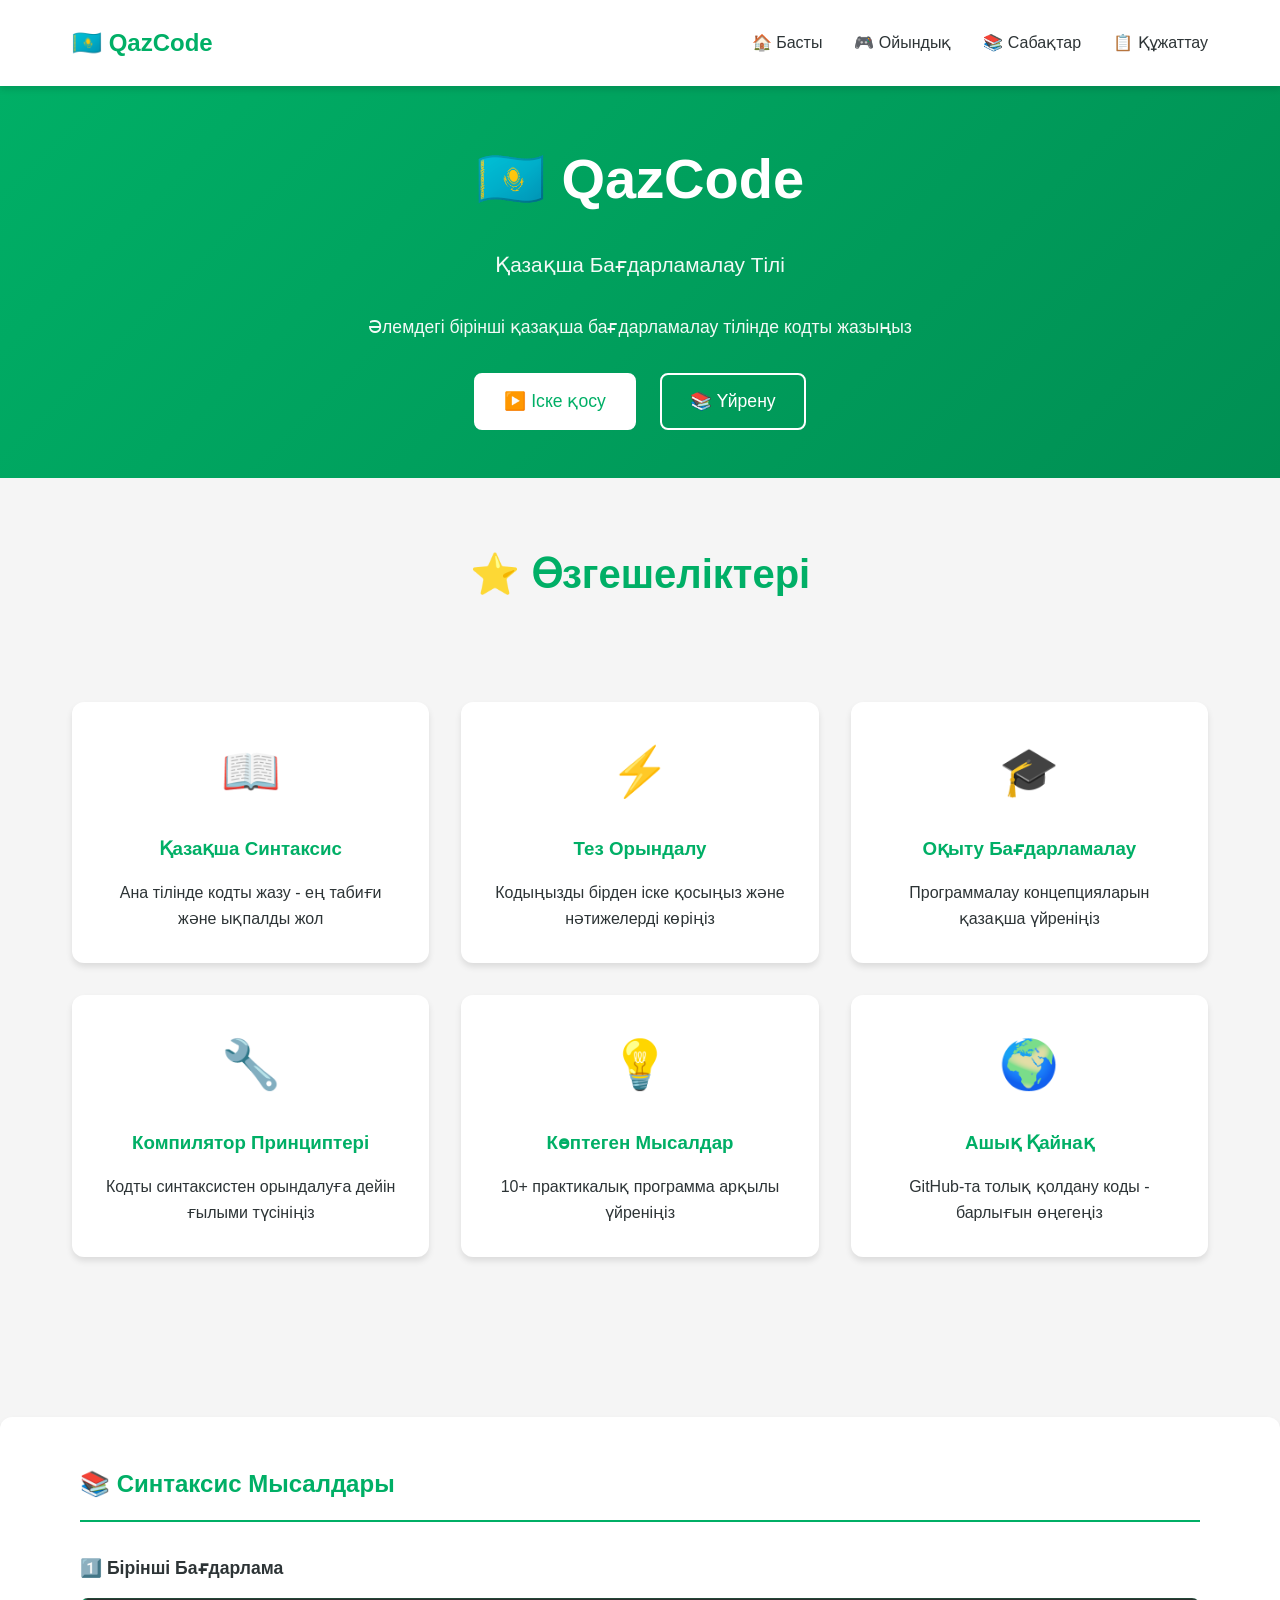
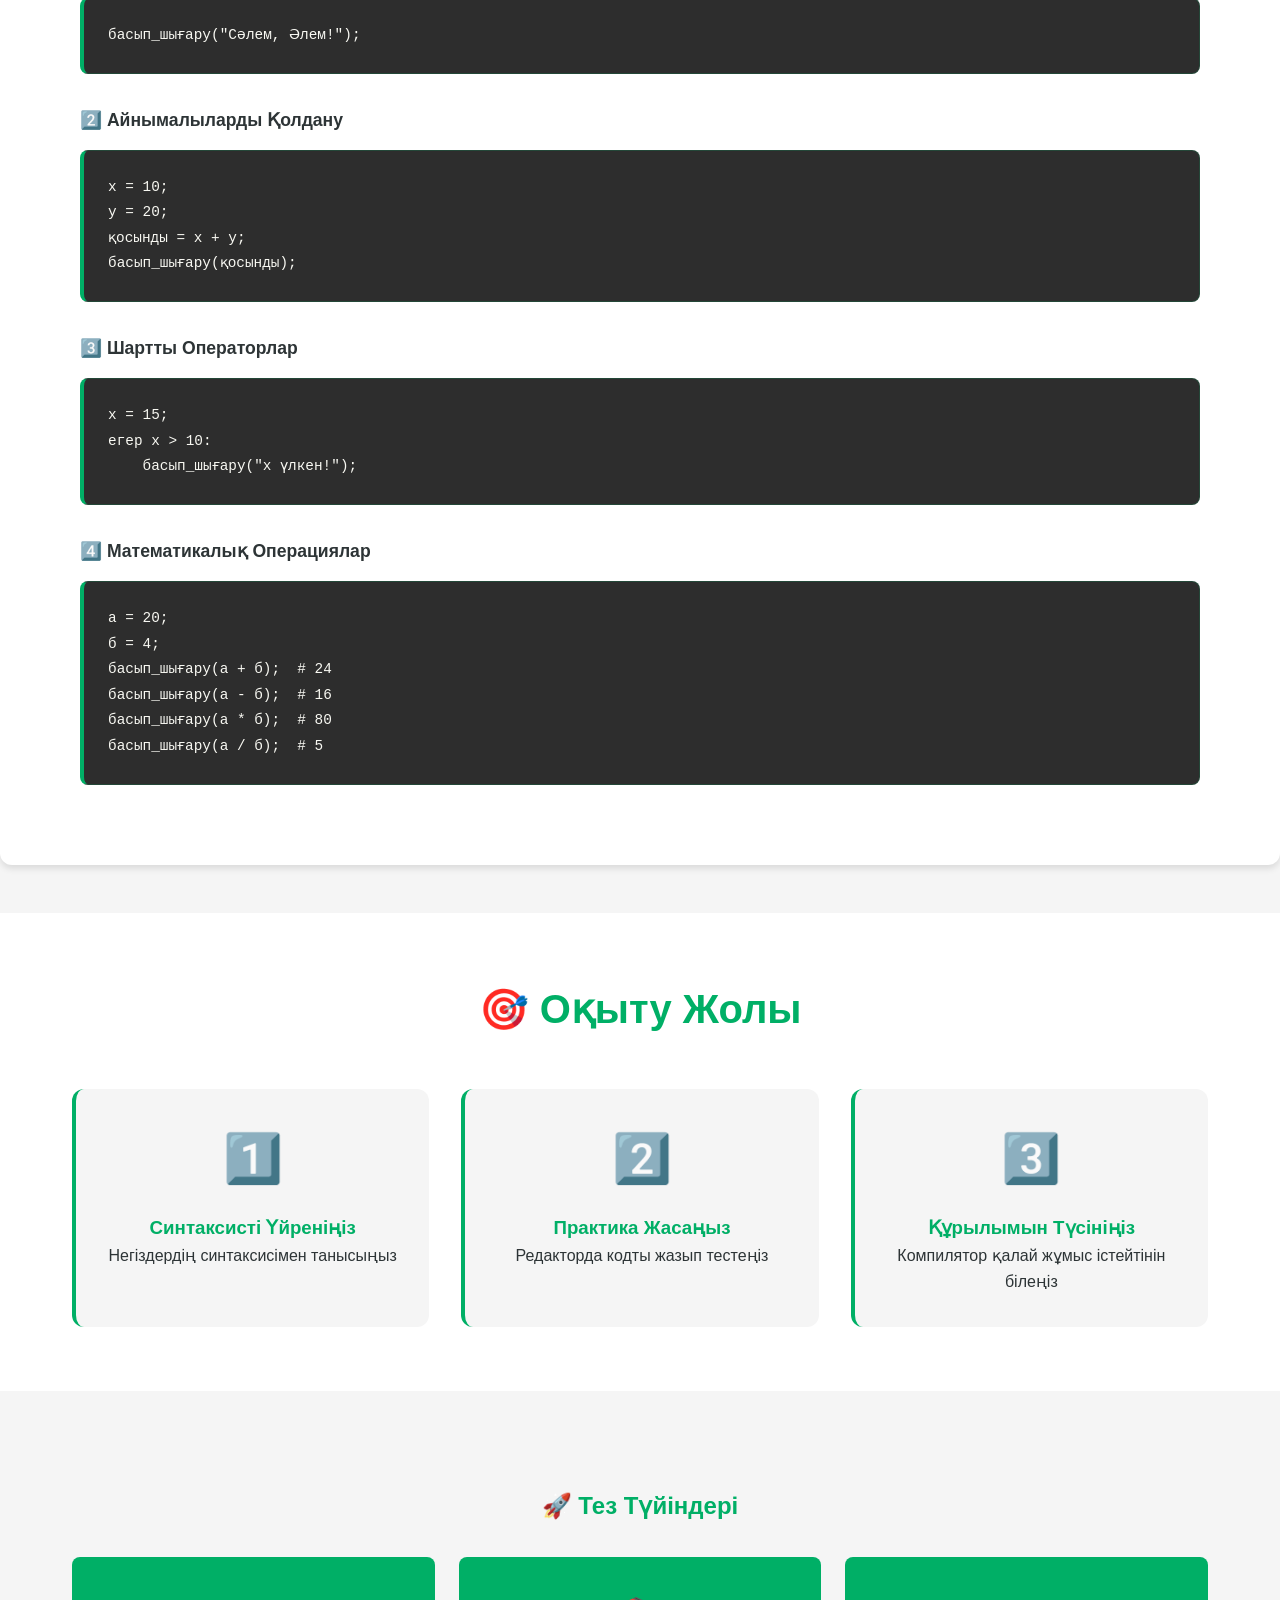
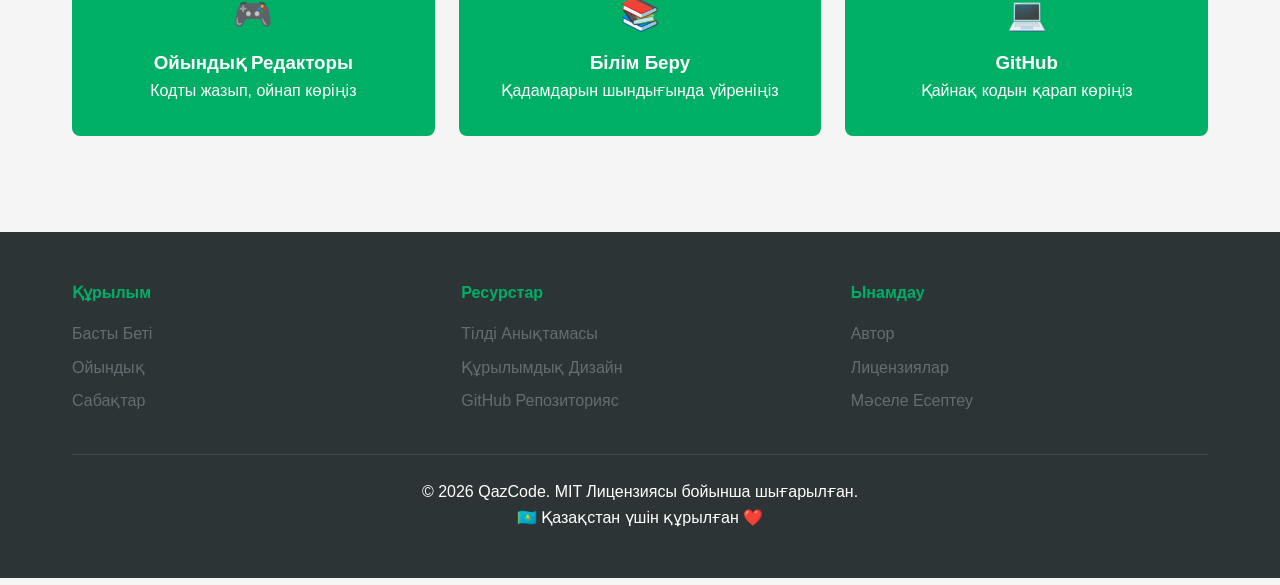
<file: index.html>
<!DOCTYPE html>
<html lang="kk">
<head>
    <meta charset="UTF-8">
    <meta name="viewport" content="width=device-width, initial-scale=1.0">
    <title>🇰🇿 QazCode - Қазақша Бағдарламалау Тілі</title>
    <link rel="stylesheet" href="css/theme.css">
    <link rel="stylesheet" href="css/style.css">
</head>
<body>
    <!-- 导航栏 -->
    <nav>
        <div class="container">
            <a href="index.html" class="logo">
                🇰🇿 QazCode
            </a>
            <ul class="nav-links">
                <li><a href="index.html">🏠 Басты</a></li>
                <li><a href="playground.html">🎮 Ойындық</a></li>
                <li><a href="tutorials/basics.html">📚 Сабақтар</a></li>
                <li><a href="docs/language-spec.md">📋 Құжаттау</a></li>
            </ul>
        </div>
    </nav>

    <main>
        <!-- 英雄区 -->
        <section class="hero">
            <div class="container">
                <h1>🇰🇿 QazCode</h1>
                <p>Қазақша Бағдарламалау Тілі</p>
                <p style="font-size: 1.1rem; margin-bottom: 2rem;">Әлемдегі бірінші қазақша бағдарламалау тілінде кодты жазыңыз</p>
                <div class="cta-buttons">
                    <a href="playground.html" class="btn btn-primary">▶️ Іске қосу</a>
                    <a href="tutorials/basics.html" class="btn btn-secondary">📚 Үйрену</a>
                </div>
            </div>
        </section>

        <!-- 功能特点 -->
        <section class="container" style="padding: 4rem 0;">
            <h2 style="text-align: center; color: var(--primary-color); margin-bottom: 3rem; font-size: 2.5rem;">⭐ Өзгешеліктері</h2>
            <div class="features">
                <div class="feature-card">
                    <div class="icon">📖</div>
                    <h3>Қазақша Синтаксис</h3>
                    <p>Ана тілінде кодты жазу - ең табиғи және ықпалды жол</p>
                </div>

                <div class="feature-card">
                    <div class="icon">⚡</div>
                    <h3>Тез Орындалу</h3>
                    <p>Кодыңызды бірден іске қосыңыз және нәтижелерді көріңіз</p>
                </div>

                <div class="feature-card">
                    <div class="icon">🎓</div>
                    <h3>Оқыту Бағдарламалау</h3>
                    <p>Программалау концепцияларын қазақша үйреніңіз</p>
                </div>

                <div class="feature-card">
                    <div class="icon">🔧</div>
                    <h3>Компилятор Принциптері</h3>
                    <p>Кодты синтаксистен орындалуға дейін ғылыми түсініңіз</p>
                </div>

                <div class="feature-card">
                    <div class="icon">💡</div>
                    <h3>Көптеген Мысалдар</h3>
                    <p>10+ практикалық программа арқылы үйреніңіз</p>
                </div>

                <div class="feature-card">
                    <div class="icon">🌍</div>
                    <h3>Ашық Қайнақ</h3>
                    <p>GitHub-та толық қолдану коды - барлығын өңегеңіз</p>
                </div>
            </div>
        </section>

        <!-- 语法示例 -->
        <section class="code-section">
            <div class="container">
                <h2>📚 Синтаксис Мысалдары</h2>

                <div class="code-example">
                    <h3>1️⃣ Бірінші Бағдарлама</h3>
                    <pre><code>басып_шығару("Сәлем, Әлем!");</code></pre>
                </div>

                <div class="code-example">
                    <h3>2️⃣ Айнымалыларды Қолдану</h3>
                    <pre><code>х = 10;
у = 20;
қосынды = х + у;
басып_шығару(қосынды);</code></pre>
                </div>

                <div class="code-example">
                    <h3>3️⃣ Шартты Операторлар</h3>
                    <pre><code>х = 15;
егер х > 10:
    басып_шығару("х үлкен!");</code></pre>
                </div>

                <div class="code-example">
                    <h3>4️⃣ Математикалық Операциялар</h3>
                    <pre><code>а = 20;
б = 4;
басып_шығару(а + б);  # 24
басып_шығару(а - б);  # 16
басып_шығару(а * б);  # 80
басып_шығару(а / б);  # 5</code></pre>
                </div>
            </div>
        </section>

        <!-- 学习路径 -->
        <section style="background: var(--bg-white); padding: 4rem var(--spacing-lg); margin: 3rem 0;">
            <div class="container">
                <h2 style="text-align: center; color: var(--primary-color); margin-bottom: 3rem; font-size: 2.5rem;">🎯 Оқыту Жолы</h2>
                <div style="display: grid; grid-template-columns: repeat(auto-fit, minmax(200px, 1fr)); gap: 2rem;">
                    <div style="text-align: center; padding: 2rem; background: var(--bg-light); border-radius: 12px; border-left: 4px solid var(--primary-color);">
                        <div style="font-size: 3rem; margin-bottom: 1rem;">1️⃣</div>
                        <h3 style="color: var(--primary-color);">Синтаксисті Үйреніңіз</h3>
                        <p>Негіздердің синтаксисімен танысыңыз</p>
                    </div>
                    <div style="text-align: center; padding: 2rem; background: var(--bg-light); border-radius: 12px; border-left: 4px solid var(--primary-color);">
                        <div style="font-size: 3rem; margin-bottom: 1rem;">2️⃣</div>
                        <h3 style="color: var(--primary-color);">Практика Жасаңыз</h3>
                        <p>Редакторда кодты жазып тестеңіз</p>
                    </div>
                    <div style="text-align: center; padding: 2rem; background: var(--bg-light); border-radius: 12px; border-left: 4px solid var(--primary-color);">
                        <div style="font-size: 3rem; margin-bottom: 1rem;">3️⃣</div>
                        <h3 style="color: var(--primary-color);">Құрылымын Түсініңіз</h3>
                        <p>Компилятор қалай жұмыс істейтінін білеңіз</p>
                    </div>
                </div>
            </div>
        </section>

        <!-- 快速链接 -->
        <section style="padding: 3rem var(--spacing-lg); text-align: center;">
            <div class="container">
                <h2 style="color: var(--primary-color); margin-bottom: 2rem;">🚀 Тез Түйіндері</h2>
                <div style="display: grid; grid-template-columns: repeat(auto-fit, minmax(250px, 1fr)); gap: 1.5rem;">
                    <a href="playground.html" style="padding: 2rem; background: var(--primary-color); color: white; text-decoration: none; border-radius: 8px; transition: var(--transition);">
                        <div style="font-size: 2rem; margin-bottom: 0.5rem;">🎮</div>
                        <h3>Ойындық Редакторы</h3>
                        <p>Кодты жазып, ойнап көріңіз</p>
                    </a>
                    <a href="tutorials/basics.html" style="padding: 2rem; background: var(--primary-color); color: white; text-decoration: none; border-radius: 8px; transition: var(--transition);">
                        <div style="font-size: 2rem; margin-bottom: 0.5rem;">📚</div>
                        <h3>Білім Беру</h3>
                        <p>Қадамдарын шындығында үйреніңіз</p>
                    </a>
                    <a href="https://github.com/ye4712/qazcode-" style="padding: 2rem; background: var(--primary-color); color: white; text-decoration: none; border-radius: 8px; transition: var(--transition);">
                        <div style="font-size: 2rem; margin-bottom: 0.5rem;">💻</div>
                        <h3>GitHub</h3>
                        <p>Қайнақ кодын қарап көріңіз</p>
                    </a>
                </div>
            </div>
        </section>
    </main>

    <!-- 页脚 -->
    <footer>
        <div class="container">
            <div class="footer-content">
                <div class="footer-section">
                    <h4>Құрылым</h4>
                    <a href="index.html">Басты Беті</a>
                    <a href="playground.html">Ойындық</a>
                    <a href="tutorials/basics.html">Сабақтар</a>
                </div>
                <div class="footer-section">
                    <h4>Ресурстар</h4>
                    <a href="docs/language-spec.md">Тілді Анықтамасы</a>
                    <a href="docs/architecture.md">Құрылымдық Дизайн</a>
                    <a href="https://github.com/ye4712/qazcode-">GitHub Репозиторияс</a>
                </div>
                <div class="footer-section">
                    <h4>Ынамдау</h4>
                    <a href="https://github.com/ye4712">Автор</a>
                    <a href="LICENSE">Лицензиялар</a>
                    <a href="https://github.com/ye4712/qazcode-/issues">Мәселе Есептеу</a>
                </div>
            </div>
            <div class="footer-bottom">
                <p>&copy; 2026 QazCode. MIT Лицензиясы бойынша шығарылған.</p>
                <p>🇰🇿 Қазақстан үшін құрылған ❤️</p>
            </div>
        </div>
    </footer>
</body>
</html>
</file>
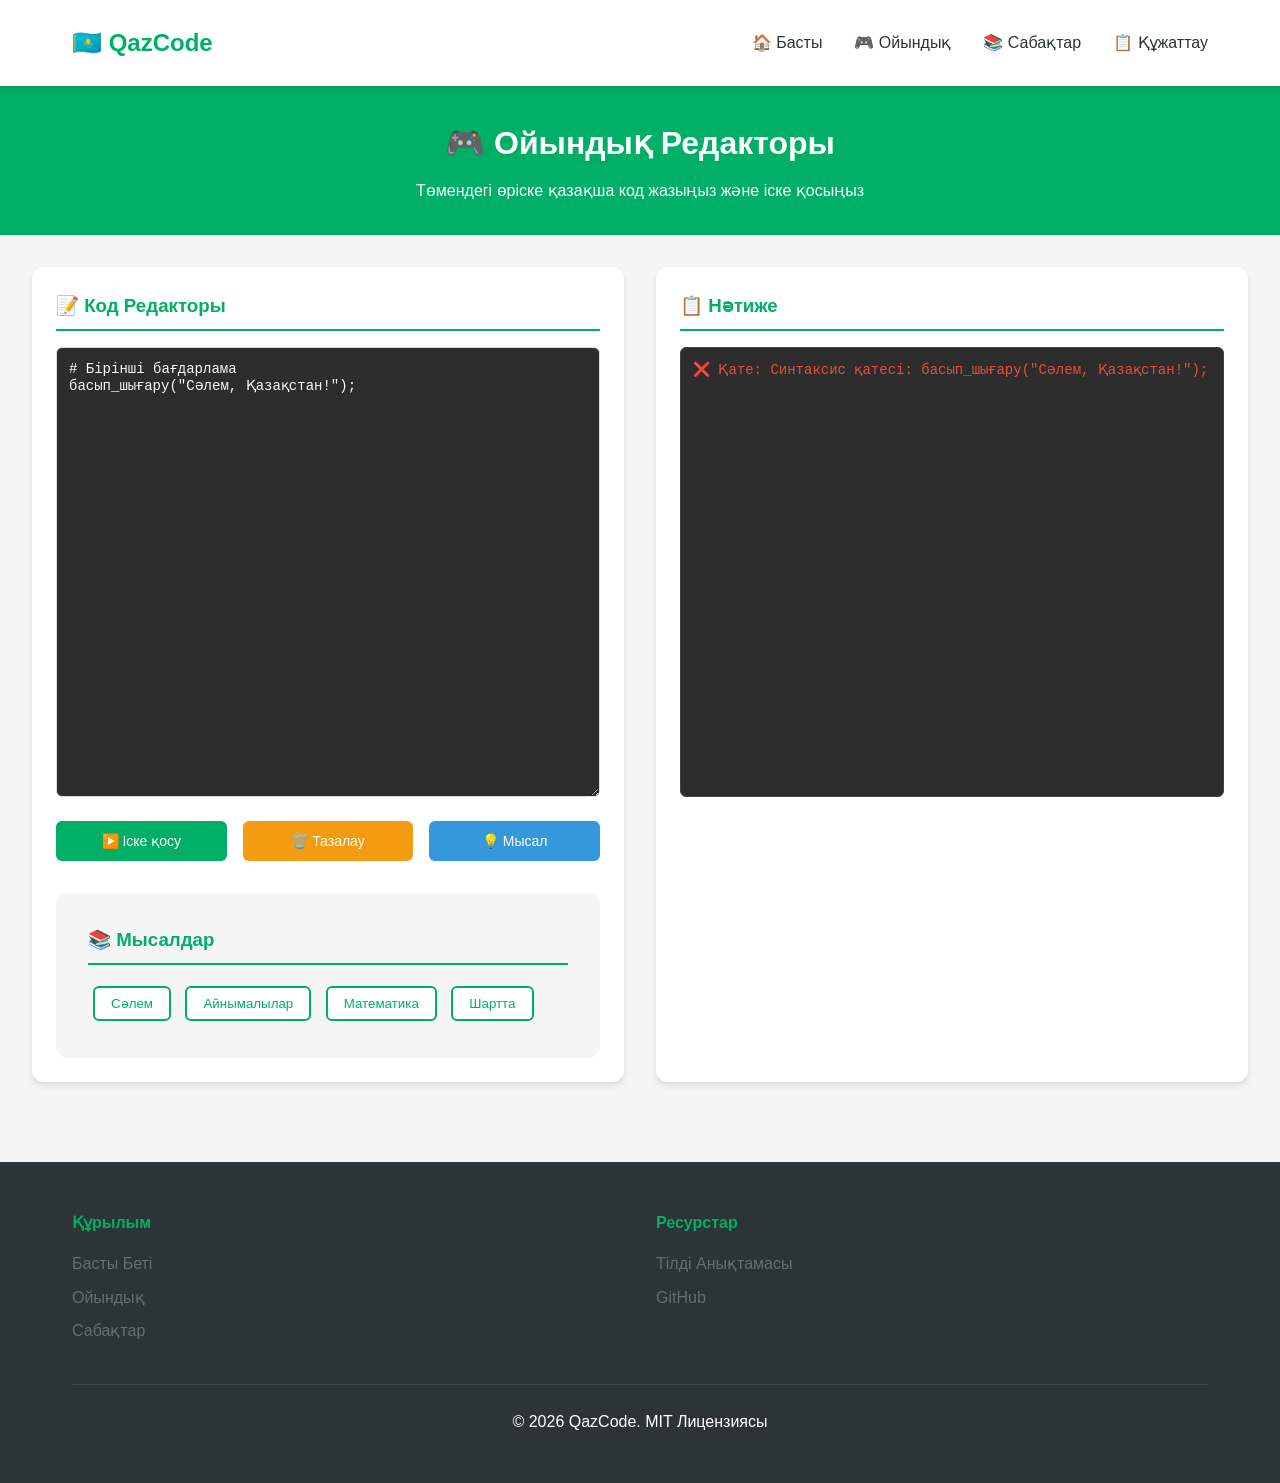
<file: playground.html>
<!DOCTYPE html>
<html lang="kk">
<head>
    <meta charset="UTF-8">
    <meta name="viewport" content="width=device-width, initial-scale=1.0">
    <title>QazCode - Ойындық Редакторы</title>
    <link rel="stylesheet" href="css/theme.css">
    <link rel="stylesheet" href="css/style.css">
    <style>
        .playground-container {
            display: grid;
            grid-template-columns: 1fr 1fr;
            gap: 2rem;
            padding: 2rem;
            max-width: 1400px;
            margin: 0 auto;
        }

        .editor-panel, .output-panel {
            background: white;
            border-radius: 12px;
            box-shadow: var(--shadow-md);
            padding: 1.5rem;
        }

        .editor-panel h3, .output-panel h3 {
            color: var(--primary-color);
            margin-bottom: 1rem;
            border-bottom: 2px solid var(--primary-color);
            padding-bottom: 0.5rem;
        }

        #codeEditor {
            width: 100%;
            height: 450px;
            font-size: 14px;
            padding: 12px;
            border: 1px solid #ddd;
            border-radius: 6px;
            font-family: 'Courier New', monospace;
            resize: vertical;
            background: var(--editor-bg);
            color: var(--editor-text);
        }

        #output {
            width: 100%;
            height: 450px;
            padding: 12px;
            background: var(--editor-bg);
            color: var(--editor-text);
            border-radius: 6px;
            border: 1px solid #444;
            overflow-y: auto;
            font-family: 'Courier New', monospace;
            font-size: 14px;
            line-height: 1.5;
        }

        .button-group {
            display: flex;
            gap: 1rem;
            margin-top: 1rem;
            flex-wrap: wrap;
        }

        .button-group button {
            flex: 1;
            min-width: 120px;
            padding: 12px 20px;
            font-size: 14px;
            border: none;
            border-radius: 6px;
            cursor: pointer;
            transition: var(--transition);
            font-weight: 500;
        }

        .btn-run {
            background: var(--primary-color);
            color: white;
        }

        .btn-run:hover {
            background: var(--primary-dark);
            transform: translateY(-2px);
        }

        .btn-clear {
            background: #f39c12;
            color: white;
        }

        .btn-clear:hover {
            background: #e67e22;
        }

        .btn-example {
            background: #3498db;
            color: white;
        }

        .btn-example:hover {
            background: #2980b9;
        }

        .examples-section {
            margin-top: 2rem;
            padding: 2rem;
            background: var(--bg-light);
            border-radius: 12px;
        }

        .examples-section h3 {
            color: var(--primary-color);
            margin-bottom: 1rem;
        }

        .example-btn {
            display: inline-block;
            padding: 8px 16px;
            margin: 5px;
            background: white;
            border: 2px solid var(--primary-color);
            color: var(--primary-color);
            border-radius: 6px;
            cursor: pointer;
            transition: var(--transition);
            font-weight: 500;
        }

        .example-btn:hover {
            background: var(--primary-color);
            color: white;
        }

        .error {
            color: var(--error-color);
        }

        .success {
            color: var(--success-color);
        }

        .warning {
            color: var(--warning-color);
        }

        @media (max-width: 1024px) {
            .playground-container {
                grid-template-columns: 1fr;
                padding: 1rem;
            }

            .editor-panel, .output-panel {
                padding: 1rem;
            }

            #codeEditor, #output {
                height: 300px;
            }
        }
    </style>
</head>
<body>
    <!-- 导航栏 -->
    <nav>
        <div class="container">
            <a href="index.html" class="logo">🇰🇿 QazCode</a>
            <ul class="nav-links">
                <li><a href="index.html">🏠 Басты</a></li>
                <li><a href="playground.html">🎮 Ойындық</a></li>
                <li><a href="tutorials/basics.html">📚 Сабақтар</a></li>
                <li><a href="docs/language-spec.md">📋 Құжаттау</a></li>
            </ul>
        </div>
    </nav>

    <main>
        <div style="background: var(--primary-color); color: white; padding: 2rem; text-align: center;">
            <div class="container">
                <h1 style="margin-bottom: 0.5rem;">🎮 Ойындық Редакторы</h1>
                <p>Төмендегі өріске қазақша код жазыңыз және іске қосыңыз</p>
            </div>
        </div>

        <div class="playground-container">
            <!-- 编辑器面板 -->
            <div class="editor-panel">
                <h3>📝 Код Редакторы</h3>
                <textarea id="codeEditor" placeholder='Мысалы:
басып_шығару("Сәлем, Әлем!");
х = 10;
у = 20;
басып_шығару(х + у);'></textarea>
                <div class="button-group">
                    <button class="btn-run" onclick="runCode()">▶️ Іске қосу</button>
                    <button class="btn-clear" onclick="clearCode()">🗑️ Тазалау</button>
                    <button class="btn-example" onclick="loadExample('hello')">💡 Мысал</button>
                </div>

                <!-- 示例库 -->
                <div class="examples-section">
                    <h3>📚 Мысалдар</h3>
                    <button class="example-btn" onclick="loadExample('hello')">Сәлем</button>
                    <button class="example-btn" onclick="loadExample('variables')">Айнымалылар</button>
                    <button class="example-btn" onclick="loadExample('math')">Математика</button>
                    <button class="example-btn" onclick="loadExample('conditions')">Шартта</button>
                </div>
            </div>

            <!-- 输出面板 -->
            <div class="output-panel">
                <h3>📋 Нәтиже</h3>
                <div id="output">
                    <span style="color: var(--info-color);">💡 Нәтиже осында көрсетіледі...</span>
                </div>
            </div>
        </div>
    </main>

    <!-- 页脚 -->
    <footer>
        <div class="container">
            <div class="footer-content">
                <div class="footer-section">
                    <h4>Құрылым</h4>
                    <a href="index.html">Басты Беті</a>
                    <a href="playground.html">Ойындық</a>
                    <a href="tutorials/basics.html">Сабақтар</a>
                </div>
                <div class="footer-section">
                    <h4>Ресурстар</h4>
                    <a href="docs/language-spec.md">Тілді Анықтамасы</a>
                    <a href="https://github.com/ye4712/qazcode-">GitHub</a>
                </div>
            </div>
            <div class="footer-bottom">
                <p>&copy; 2026 QazCode. MIT Лицензиясы</p>
            </div>
        </div>
    </footer>

    <script src="js/interpreter.js"></script>
    <script>
        const examples = {
            hello: `# Бірінші бағдарлама
басып_шығару("Сәлем, Қазақстан!");`,
            
            variables: `# Айнымалыларды қолдану
х = 5;
у = 10;
з = х + у;
басып_шығару("Х = " + х);
басып_шығару("У = " + у);
басып_шығару("Қосынды = " + з);`,
            
            math: `# Математикалық операциялар
а = 20;
б = 4;
басып_шығару("20 + 4 = " + (а + б));
басып_шығару("20 - 4 = " + (а - б));
басып_шығару("20 * 4 = " + (а * б));
басып_шығару("20 / 4 = " + (а / б));`,
            
            conditions: `# Шартты операторлар
х = 15;
егер х > 10: басып_шығару("х үлкен!");
егер х < 20: басып_шығару("х 20-дан аз!.");`
        };

        function runCode() {
            const code = document.getElementById("codeEditor").value;
            const outputDiv = document.getElementById("output");

            if (!code.trim()) {
                outputDiv.innerHTML = '<span class="error">❌ Әйтіңіз, кодты жазыңыз!</span>';
                return;
            }

            const interpreter = new QazCodeInterpreter();
            const result = interpreter.run(code);

            if (result.length === 0) {
                outputDiv.innerHTML = '<span class="success">✓ Код орындалды (шығын жоқ)</span>';
            } else {
                outputDiv.innerHTML = result.join('<br>');
            }
        }

        function clearCode() {
            document.getElementById("codeEditor").value = '';
            document.getElementById("output").innerHTML = '<span style="color: var(--info-color);">💡 Нәтиже тазаланды...</span>';
        }

        function loadExample(name) {
            if (examples[name]) {
                document.getElementById("codeEditor").value = examples[name];
                runCode();
            }
        }

        // Ctrl+Enter shortcut
        document.getElementById("codeEditor").addEventListener("keydown", function(e) {
            if (e.ctrlKey && e.key === "Enter") {
                runCode();
            }
        });

        // Load default example
        window.addEventListener("load", function() {
            loadExample("hello");
        });
    </script>
</body>
</html>
</file>
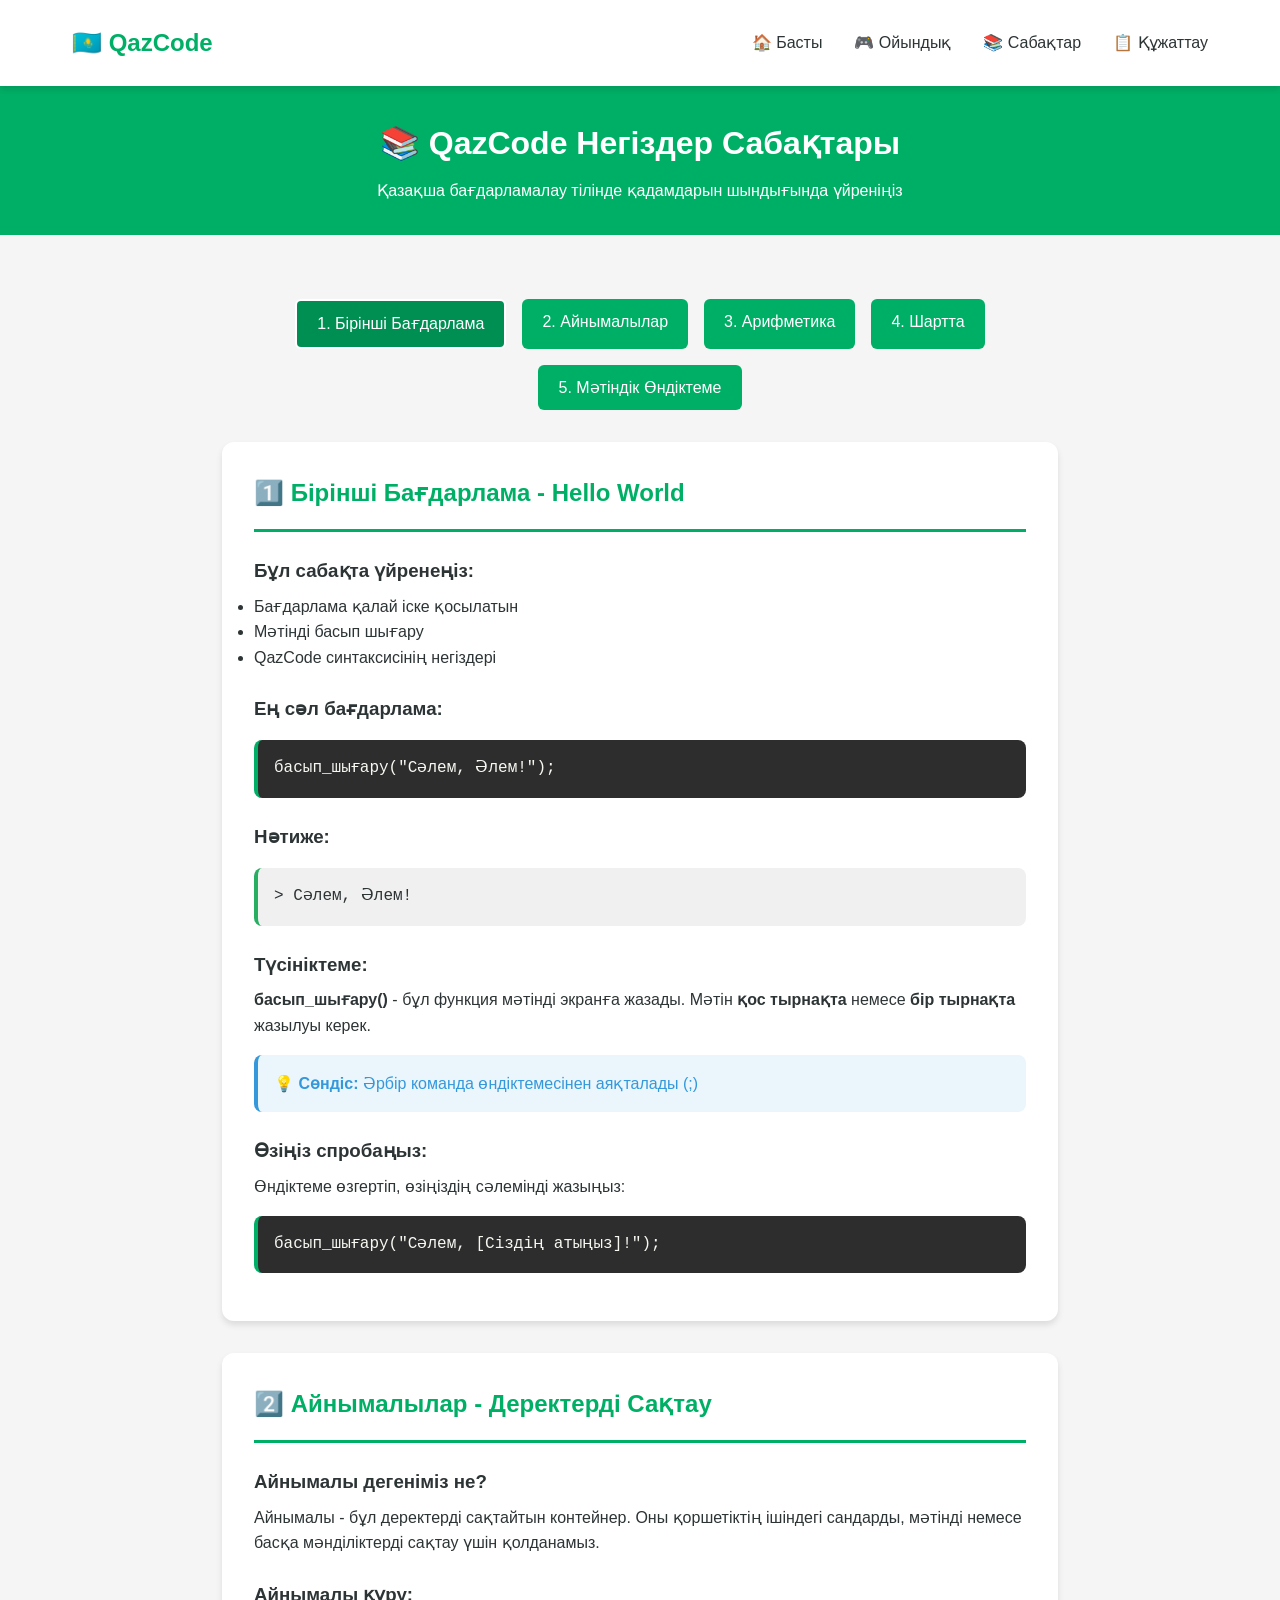
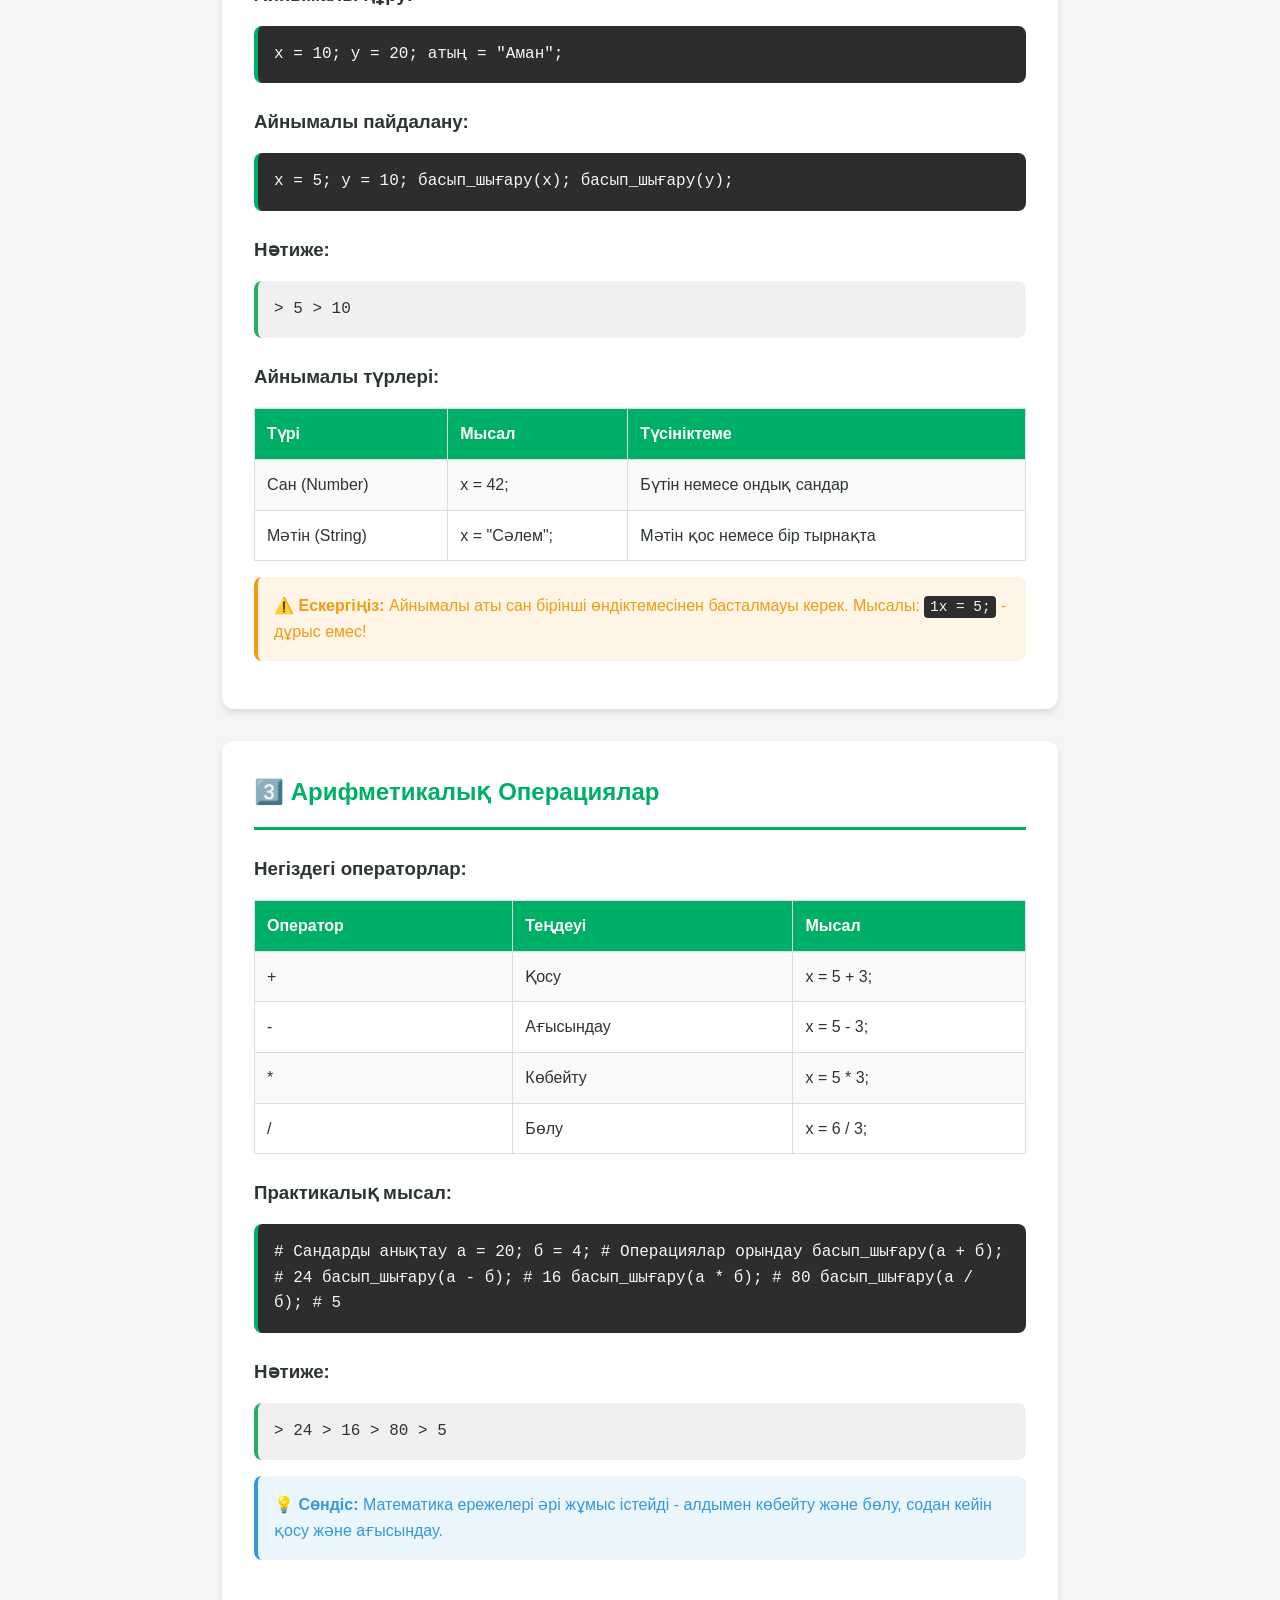
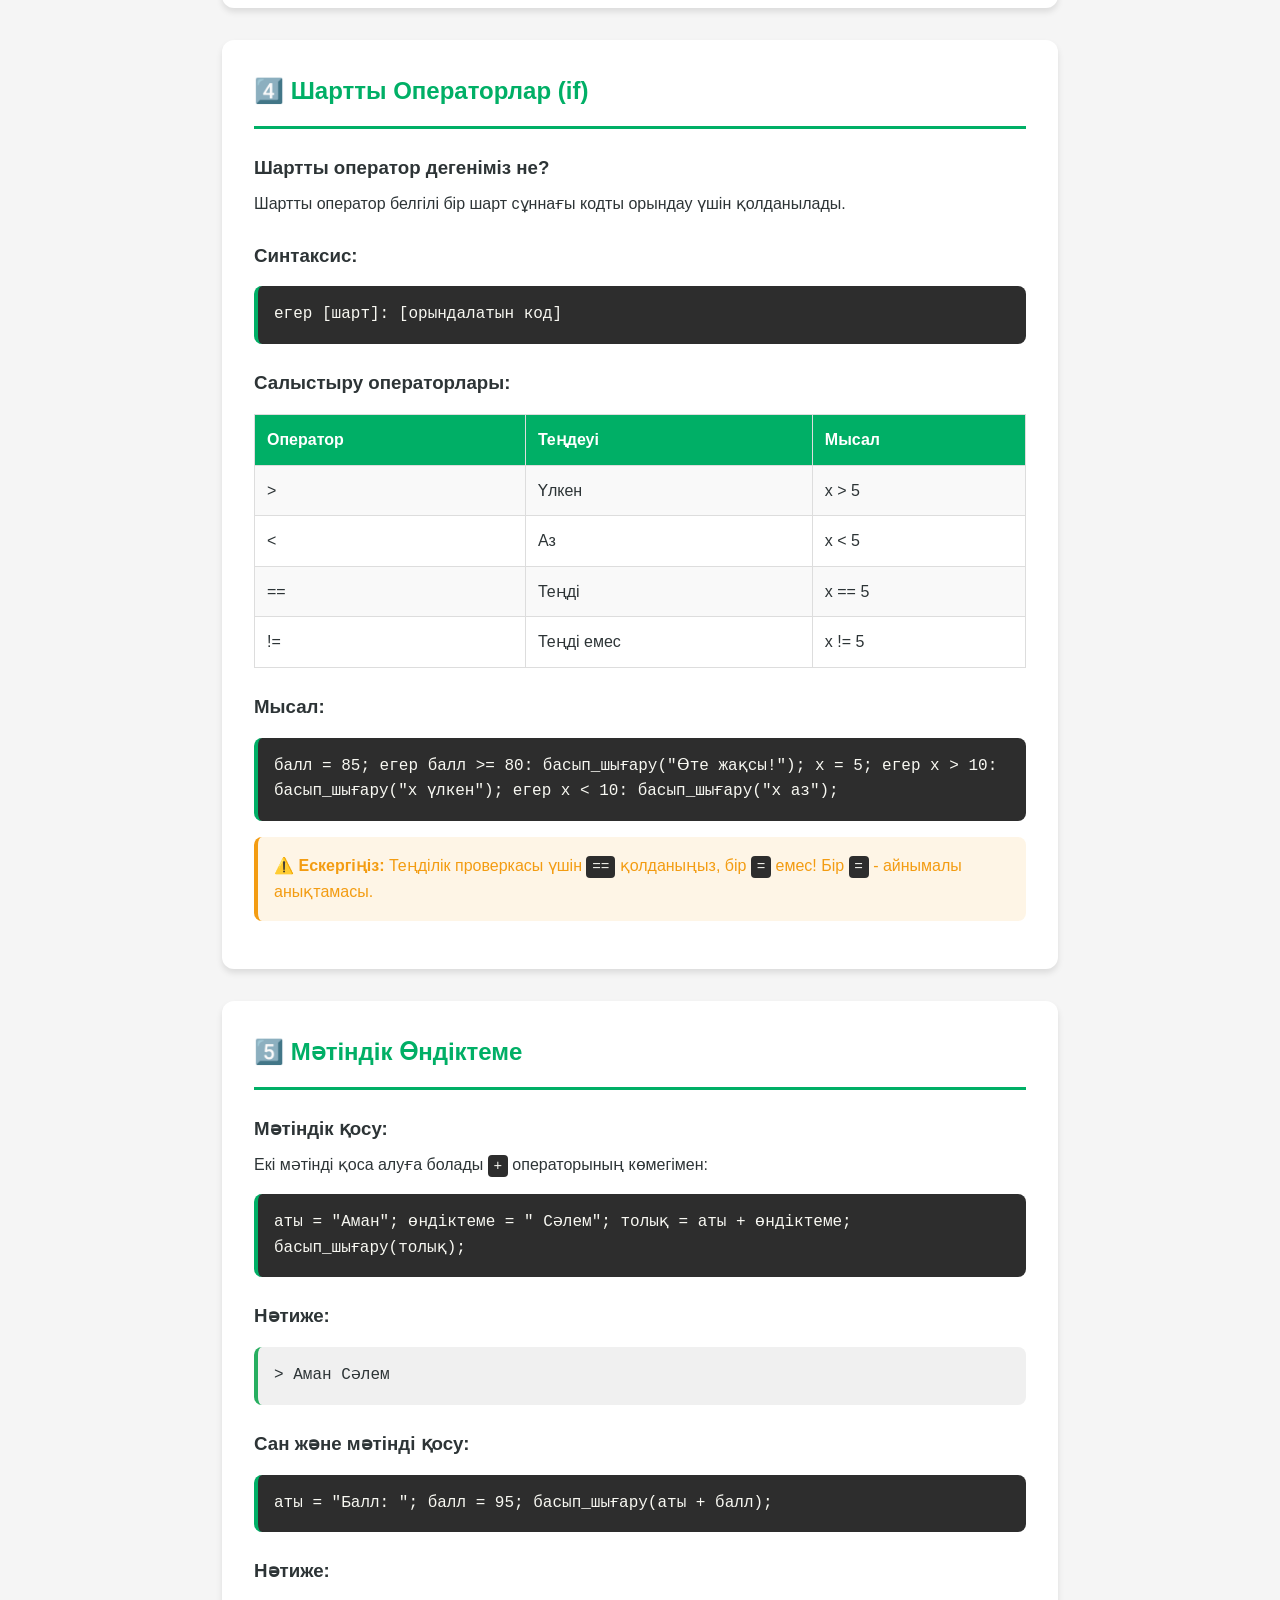
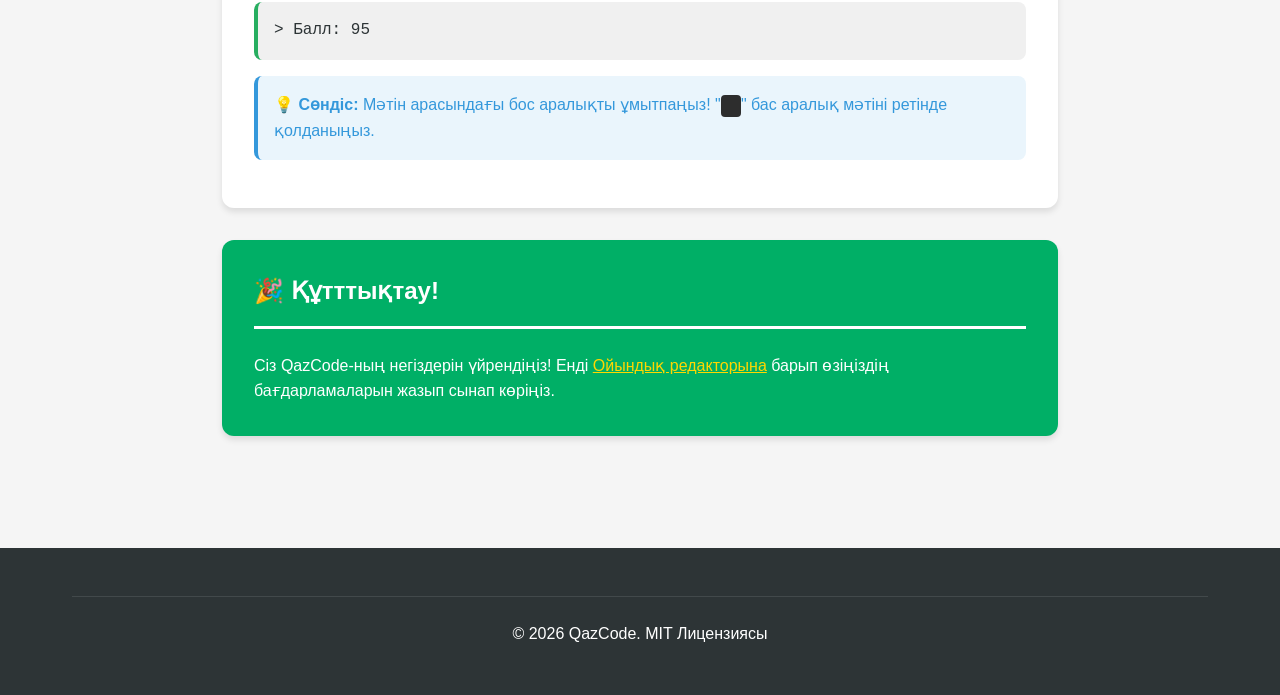
<file: tutorials/basics.html>
<!DOCTYPE html>
<html lang="kk">
<head>
    <meta charset="UTF-8">
    <meta name="viewport" content="width=device-width, initial-scale=1.0">
    <title>QazCode - Негіздер Сабақтары</title>
    <link rel="stylesheet" href="../css/theme.css">
    <link rel="stylesheet" href="../css/style.css">
    <style>
        .tutorial-container {
            max-width: 900px;
            margin: 0 auto;
            padding: 2rem;
        }

        .lesson {
            background: white;
            padding: 2rem;
            margin-bottom: 2rem;
            border-radius: 12px;
            box-shadow: var(--shadow-md);
        }

        .lesson h2 {
            color: var(--primary-color);
            border-bottom: 3px solid var(--primary-color);
            padding-bottom: 1rem;
            margin-bottom: 1.5rem;
        }

        .lesson h3 {
            color: var(--text-dark);
            margin-top: 1.5rem;
            margin-bottom: 0.5rem;
        }

        .code-block {
            background: var(--editor-bg);
            color: var(--editor-text);
            padding: 1rem;
            border-radius: 8px;
            border-left: 4px solid var(--primary-color);
            margin: 1rem 0;
            font-family: 'Courier New', monospace;
            overflow-x: auto;
        }

        .example-output {
            background: #f0f0f0;
            padding: 1rem;
            border-radius: 8px;
            margin: 1rem 0;
            border-left: 4px solid var(--success-color);
            font-family: 'Courier New', monospace;
        }

        .tip {
            background: rgba(52, 152, 219, 0.1);
            border-left: 4px solid var(--info-color);
            padding: 1rem;
            margin: 1rem 0;
            border-radius: 8px;
            color: var(--info-color);
        }

        .warning {
            background: rgba(243, 156, 18, 0.1);
            border-left: 4px solid var(--warning-color);
            padding: 1rem;
            margin: 1rem 0;
            border-radius: 8px;
            color: var(--warning-color);
        }

        table {
            width: 100%;
            border-collapse: collapse;
            margin: 1rem 0;
        }

        table th, table td {
            border: 1px solid #ddd;
            padding: 12px;
            text-align: left;
        }

        table th {
            background: var(--primary-color);
            color: white;
        }

        table tr:nth-child(even) {
            background: #f9f9f9;
        }

        .nav-lessons {
            display: flex;
            gap: 1rem;
            justify-content: center;
            margin: 2rem 0;
            flex-wrap: wrap;
        }

        .nav-lessons a {
            padding: 10px 20px;
            background: var(--primary-color);
            color: white;
            text-decoration: none;
            border-radius: 6px;
            transition: var(--transition);
        }

        .nav-lessons a:hover {
            background: var(--primary-dark);
            transform: translateY(-2px);
        }

        .nav-lessons a.active {
            background: var(--primary-dark);
            border: 2px solid white;
        }
    </style>
</head>
<body>
    <!-- 导航栏 -->
    <nav>
        <div class="container">
            <a href="../index.html" class="logo">🇰🇿 QazCode</a>
            <ul class="nav-links">
                <li><a href="../index.html">🏠 Басты</a></li>
                <li><a href="../playground.html">🎮 Ойындық</a></li>
                <li><a href="basics.html">📚 Сабақтар</a></li>
                <li><a href="../docs/language-spec.md">📋 Құжаттау</a></li>
            </ul>
        </div>
    </nav>

    <main>
        <div style="background: var(--primary-color); color: white; padding: 2rem; text-align: center;">
            <div class="container">
                <h1 style="margin-bottom: 0.5rem;">📚 QazCode Негіздер Сабақтары</h1>
                <p>Қазақша бағдарламалау тілінде қадамдарын шындығында үйреніңіз</p>
            </div>
        </div>

        <div class="tutorial-container">
            <!-- 导航 -->
            <div class="nav-lessons">
                <a href="#lesson1" class="active">1. Бірінші Бағдарлама</a>
                <a href="#lesson2">2. Айнымалылар</a>
                <a href="#lesson3">3. Арифметика</a>
                <a href="#lesson4">4. Шартта</a>
                <a href="#lesson5">5. Мәтіндік Өндіктеме</a>
            </div>

            <!-- Сабақ 1 -->
            <div class="lesson" id="lesson1">
                <h2>1️⃣ Бірінші Бағдарлама - Hello World</h2>

                <h3>Бұл сабақта үйренеңіз:</h3>
                <ul>
                    <li>Бағдарлама қалай іске қосылатын</li>
                    <li>Мәтінді басып шығару</li>
                    <li>QazCode синтаксисінің негіздері</li>
                </ul>

                <h3>Ең сәл бағдарлама:</h3>
                <div class="code-block">
басып_шығару("Сәлем, Әлем!");
                </div>

                <h3>Нәтиже:</h3>
                <div class="example-output">
> Сәлем, Әлем!
                </div>

                <h3>Түсініктеме:</h3>
                <p><strong>басып_шығару()</strong> - бұл функция мәтінді экранға жазады. Мәтін <strong>қос тырнақта</strong> немесе <strong>бір тырнақта</strong> жазылуы керек.</p>

                <div class="tip">
                    💡 <strong>Сөндіс:</strong> Әрбір команда өндіктемесінен аяқталады (;)
                </div>

                <h3>Өзіңіз спробаңыз:</h3>
                <p>Өндіктеме өзгертіп, өзіңіздің сәлемінді жазыңыз:</p>
                <div class="code-block">
басып_шығару("Сәлем, [Сіздің атыңыз]!");
                </div>
            </div>

            <!-- Сабақ 2 -->
            <div class="lesson" id="lesson2">
                <h2>2️⃣ Айнымалылар - Деректерді Сақтау</h2>

                <h3>Айнымалы дегеніміз не?</h3>
                <p>Айнымалы - бұл деректерді сақтайтын контейнер. Оны қоршетіктің ішіндегі сандарды, мәтінді немесе басқа мәнділіктерді сақтау үшін қолданамыз.</p>

                <h3>Айнымалы құру:</h3>
                <div class="code-block">
х = 10;
у = 20;
атың = "Аман";
                </div>

                <h3>Айнымалы пайдалану:</h3>
                <div class="code-block">
х = 5;
у = 10;
басып_шығару(х);
басып_шығару(у);
                </div>

                <h3>Нәтиже:</h3>
                <div class="example-output">
> 5
> 10
                </div>

                <h3>Айнымалы түрлері:</h3>
                <table>
                    <tr>
                        <th>Түрі</th>
                        <th>Мысал</th>
                        <th>Түсініктеме</th>
                    </tr>
                    <tr>
                        <td>Сан (Number)</td>
                        <td>х = 42;</td>
                        <td>Бүтін немесе ондық сандар</td>
                    </tr>
                    <tr>
                        <td>Мәтін (String)</td>
                        <td>х = "Сәлем";</td>
                        <td>Мәтін қос немесе бір тырнақта</td>
                    </tr>
                </table>

                <div class="warning">
                    ⚠️ <strong>Ескергіңіз:</strong> Айнымалы аты сан бірінші өндіктемесінен басталмауы керек. Мысалы: <code>1х = 5;</code> - дұрыс емес!
                </div>
            </div>

            <!-- Сабақ 3 -->
            <div class="lesson" id="lesson3">
                <h2>3️⃣ Арифметикалық Операциялар</h2>

                <h3>Негіздегі операторлар:</h3>
                <table>
                    <tr>
                        <th>Оператор</th>
                        <th>Теңдеуі</th>
                        <th>Мысал</th>
                    </tr>
                    <tr>
                        <td>+</td>
                        <td>Қосу</td>
                        <td>х = 5 + 3;</td>
                    </tr>
                    <tr>
                        <td>-</td>
                        <td>Ағысындау</td>
                        <td>х = 5 - 3;</td>
                    </tr>
                    <tr>
                        <td>*</td>
                        <td>Көбейту</td>
                        <td>х = 5 * 3;</td>
                    </tr>
                    <tr>
                        <td>/</td>
                        <td>Бөлу</td>
                        <td>х = 6 / 3;</td>
                    </tr>
                </table>

                <h3>Практикалық мысал:</h3>
                <div class="code-block">
# Сандарды анықтау
а = 20;
б = 4;

# Операциялар орындау
басып_шығару(а + б);  # 24
басып_шығару(а - б);  # 16
басып_шығару(а * б);  # 80
басып_шығару(а / б);  # 5
                </div>

                <h3>Нәтиже:</h3>
                <div class="example-output">
> 24
> 16
> 80
> 5
                </div>

                <div class="tip">
                    💡 <strong>Сөндіс:</strong> Математика ережелері әрі жұмыс істейді - алдымен көбейту және бөлу, содан кейін қосу және ағысындау.
                </div>
            </div>

            <!-- Сабақ 4 -->
            <div class="lesson" id="lesson4">
                <h2>4️⃣ Шартты Операторлар (if)</h2>

                <h3>Шартты оператор дегеніміз не?</h3>
                <p>Шартты оператор белгілі бір шарт сұннағы кодты орындау үшін қолданылады.</p>

                <h3>Синтаксис:</h3>
                <div class="code-block">
егер [шарт]:
    [орындалатын код]
                </div>

                <h3>Салыстыру операторлары:</h3>
                <table>
                    <tr>
                        <th>Оператор</th>
                        <th>Теңдеуі</th>
                        <th>Мысал</th>
                    </tr>
                    <tr>
                        <td>&gt;</td>
                        <td>Үлкен</td>
                        <td>х &gt; 5</td>
                    </tr>
                    <tr>
                        <td>&lt;</td>
                        <td>Аз</td>
                        <td>х &lt; 5</td>
                    </tr>
                    <tr>
                        <td>==</td>
                        <td>Теңді</td>
                        <td>х == 5</td>
                    </tr>
                    <tr>
                        <td>!=</td>
                        <td>Теңді емес</td>
                        <td>х != 5</td>
                    </tr>
                </table>

                <h3>Мысал:</h3>
                <div class="code-block">
балл = 85;
егер балл >= 80: басып_шығару("Өте жақсы!");

х = 5;
егер х > 10: басып_шығару("х үлкен");
егер х < 10: басып_шығару("х аз");
                </div>

                <div class="warning">
                    ⚠️ <strong>Ескергіңіз:</strong> Теңділік проверкасы үшін <code>==</code> қолданыңыз, бір <code>=</code> емес! Бір <code>=</code> - айнымалы анықтамасы.
                </div>
            </div>

            <!-- Сабақ 5 -->
            <div class="lesson" id="lesson5">
                <h2>5️⃣ Мәтіндік Өндіктеме</h2>

                <h3>Мәтіндік қосу:</h3>
                <p>Екі мәтінді қоса алуға болады <code>+</code> операторының көмегімен:</p>

                <div class="code-block">
аты = "Аман";
өндіктеме = " Сәлем";
толық = аты + өндіктеме;
басып_шығару(толық);
                </div>

                <h3>Нәтиже:</h3>
                <div class="example-output">
> Аман Сәлем
                </div>

                <h3>Сан және мәтінді қосу:</h3>
                <div class="code-block">
аты = "Балл: ";
балл = 95;
басып_шығару(аты + балл);
                </div>

                <h3>Нәтиже:</h3>
                <div class="example-output">
> Балл: 95
                </div>

                <div class="tip">
                    💡 <strong>Сөндіс:</strong> Мәтін арасындағы бос аралықты ұмытпаңыз! "<code> </code>" бас аралық мәтіні ретінде қолданыңыз.
                </div>
            </div>

            <!-- Қорытындысы -->
            <div class="lesson" style="background: var(--primary-color); color: white;">
                <h2 style="border-bottom-color: white; color: white;">🎉 Құтттықтау!</h2>
                <p>Сіз QazCode-ның негіздерін үйрендіңіз! Енді <a href="../playground.html" style="color: #FFD700; text-decoration: underline;">Ойындық редакторына</a> барып өзіңіздің бағдарламаларын жазып сынап көріңіз.</p>
            </div>
        </div>
    </main>

    <!-- 页脚 -->
    <footer>
        <div class="container">
            <div class="footer-bottom">
                <p>&copy; 2026 QazCode. MIT Лицензиясы</p>
            </div>
        </div>
    </footer>
</body>
</html>
</file>
<file: css/theme.css>
/* QazCode 主题配色系统 */

:root {
    /* 哈萨克国旗颜色 */
    --primary-color: #00AF66;      /* 绿色 - 希望与和平 */
    --primary-dark: #008f53;       /* 深绿 */
    --primary-light: #4dd0a1;      /* 浅绿 */
    
    /* 补充色 */
    --secondary-color: #FFD700;    /* 金色 - 太阳与财富 */
    --accent-color: #FF6B6B;       /* 红色 - 活力 */
    
    /* 中性色 */
    --bg-dark: #1a1a1a;            /* 深灰背景 */
    --bg-light: #f5f5f5;           /* 浅灰背景 */
    --bg-white: #ffffff;           /* 纯白 */
    
    --text-dark: #2d3436;          /* 深灰文字 */
    --text-light: #636e72;         /* 浅灰文字 */
    --text-white: #ffffff;         /* 白色文字 */
    
    /* 状态颜色 */
    --success-color: #27ae60;      /* 成功绿 */
    --error-color: #e74c3c;        /* 错误红 */
    --warning-color: #f39c12;      /* 警告橙 */
    --info-color: #3498db;         /* 信息蓝 */
    
    /* 代码编辑器配色 */
    --editor-bg: #2d2d2d;
    --editor-text: #f8f8f2;
    --editor-keyword: #66d9ef;
    --editor-string: #a1efe4;
    --editor-number: #ae81ff;
    --editor-comment: #75715e;
    
    /* 间距 */
    --spacing-xs: 0.5rem;
    --spacing-sm: 1rem;
    --spacing-md: 1.5rem;
    --spacing-lg: 2rem;
    --spacing-xl: 3rem;
    
    /* 圆角 */
    --radius-sm: 4px;
    --radius-md: 8px;
    --radius-lg: 12px;
    
    /* 阴影 */
    --shadow-sm: 0 1px 3px rgba(0, 0, 0, 0.1);
    --shadow-md: 0 4px 6px rgba(0, 0, 0, 0.1);
    --shadow-lg: 0 10px 15px rgba(0, 0, 0, 0.2);
    
    /* 过渡 */
    --transition: all 0.3s ease;
}

/* 深色主题支持 */
@media (prefers-color-scheme: dark) {
    :root {
        --bg-light: #2d2d2d;
        --text-dark: #f0f0f0;
        --text-light: #b0b0b0;
    }
}

/* 通用样式类 */
.text-primary {
    color: var(--primary-color);
}

.text-success {
    color: var(--success-color);
}

.text-error {
    color: var(--error-color);
}

.text-warning {
    color: var(--warning-color);
}

.text-info {
    color: var(--info-color);
}

.bg-primary {
    background-color: var(--primary-color);
}

.bg-light {
    background-color: var(--bg-light);
}

.btn-primary {
    background-color: var(--primary-color);
    color: var(--text-white);
    border: none;
    padding: var(--spacing-sm) var(--spacing-md);
    border-radius: var(--radius-md);
    cursor: pointer;
    transition: var(--transition);
    font-size: 1rem;
    font-weight: 500;
}

.btn-primary:hover {
    background-color: var(--primary-dark);
    transform: translateY(-2px);
    box-shadow: var(--shadow-md);
}

.btn-primary:active {
    transform: translateY(0);
}

.card {
    background: var(--bg-white);
    border-radius: var(--radius-lg);
    box-shadow: var(--shadow-md);
    padding: var(--spacing-lg);
    transition: var(--transition);
}

.card:hover {
    box-shadow: var(--shadow-lg);
    transform: translateY(-4px);
}

.alert {
    padding: var(--spacing-md);
    border-radius: var(--radius-md);
    margin-bottom: var(--spacing-md);
    display: flex;
    align-items: center;
    gap: var(--spacing-sm);
}

.alert-success {
    background-color: rgba(39, 174, 96, 0.1);
    border-left: 4px solid var(--success-color);
    color: var(--success-color);
}

.alert-error {
    background-color: rgba(231, 76, 60, 0.1);
    border-left: 4px solid var(--error-color);
    color: var(--error-color);
}

.alert-warning {
    background-color: rgba(243, 156, 18, 0.1);
    border-left: 4px solid var(--warning-color);
    color: var(--warning-color);
}

.alert-info {
    background-color: rgba(52, 152, 219, 0.1);
    border-left: 4px solid var(--info-color);
    color: var(--info-color);
}

/* 代码块样式 */
code {
    background-color: var(--editor-bg);
    color: var(--editor-text);
    padding: 0.2em 0.4em;
    border-radius: var(--radius-sm);
    font-family: 'Courier New', monospace;
    font-size: 0.9em;
}

pre {
    background-color: var(--editor-bg);
    color: var(--editor-text);
    padding: var(--spacing-md);
    border-radius: var(--radius-md);
    overflow-x: auto;
    border: 1px solid rgba(255, 255, 255, 0.1);
}

pre code {
    background: none;
    padding: 0;
}
</file>
<file: css/style.css>
/* QazCode 全局样式 */

* {
    margin: 0;
    padding: 0;
    box-sizing: border-box;
}

html {
    scroll-behavior: smooth;
    font-size: 16px;
}

body {
    font-family: 'Segoe UI', Tahoma, Geneva, Verdana, sans-serif;
    background-color: var(--bg-light);
    color: var(--text-dark);
    line-height: 1.6;
    transition: var(--transition);
}

/* 导航栏 */
nav {
    background: var(--bg-white);
    box-shadow: var(--shadow-md);
    position: sticky;
    top: 0;
    z-index: 1000;
}

nav .container {
    display: flex;
    justify-content: space-between;
    align-items: center;
    padding: var(--spacing-md) var(--spacing-lg);
}

nav .logo {
    font-size: 1.5rem;
    font-weight: bold;
    color: var(--primary-color);
    text-decoration: none;
    display: flex;
    align-items: center;
    gap: var(--spacing-sm);
}

nav .nav-links {
    display: flex;
    gap: var(--spacing-lg);
    list-style: none;
}

nav .nav-links a {
    text-decoration: none;
    color: var(--text-dark);
    font-weight: 500;
    transition: var(--transition);
    position: relative;
}

nav .nav-links a:hover {
    color: var(--primary-color);
}

nav .nav-links a::after {
    content: '';
    position: absolute;
    bottom: -5px;
    left: 0;
    width: 0;
    height: 2px;
    background: var(--primary-color);
    transition: width 0.3s ease;
}

nav .nav-links a:hover::after {
    width: 100%;
}

/* 主容器 */
.container {
    max-width: 1200px;
    margin: 0 auto;
    padding: 0 var(--spacing-lg);
}

main {
    min-height: calc(100vh - 200px);
}

/* 英雄区 */
.hero {
    background: linear-gradient(135deg, var(--primary-color) 0%, var(--primary-dark) 100%);
    color: var(--text-white);
    padding: var(--spacing-xl) var(--spacing-lg);
    text-align: center;
}

.hero h1 {
    font-size: 3.5rem;
    margin-bottom: var(--spacing-md);
    animation: slideInDown 0.8s ease;
}

.hero p {
    font-size: 1.3rem;
    margin-bottom: var(--spacing-lg);
    opacity: 0.95;
}

.hero .cta-buttons {
    display: flex;
    gap: var(--spacing-md);
    justify-content: center;
    flex-wrap: wrap;
}

.hero .btn {
    padding: 12px 28px;
    font-size: 1.1rem;
    border: 2px solid var(--text-white);
    text-decoration: none;
    border-radius: var(--radius-md);
    transition: var(--transition);
    display: inline-block;
}

.hero .btn-primary {
    background: var(--text-white);
    color: var(--primary-color);
}

.hero .btn-secondary {
    background: transparent;
    color: var(--text-white);
}

.hero .btn-secondary:hover {
    background: var(--text-white);
    color: var(--primary-color);
}

/* 动画 */
@keyframes slideInDown {
    from {
        opacity: 0;
        transform: translateY(-30px);
    }
    to {
        opacity: 1;
        transform: translateY(0);
    }
}

@keyframes fadeIn {
    from {
        opacity: 0;
    }
    to {
        opacity: 1;
    }
}

@keyframes slideInUp {
    from {
        opacity: 0;
        transform: translateY(30px);
    }
    to {
        opacity: 1;
        transform: translateY(0);
    }
}

/* 功能卡片 */
.features {
    display: grid;
    grid-template-columns: repeat(auto-fit, minmax(280px, 1fr));
    gap: var(--spacing-lg);
    padding: var(--spacing-xl) var(--spacing-lg);
}

.feature-card {
    background: var(--bg-white);
    padding: var(--spacing-lg);
    border-radius: var(--radius-lg);
    text-align: center;
    box-shadow: var(--shadow-md);
    transition: var(--transition);
    animation: slideInUp 0.6s ease;
}

.feature-card:hover {
    transform: translateY(-10px);
    box-shadow: var(--shadow-lg);
    border-top: 4px solid var(--primary-color);
}

.feature-card .icon {
    font-size: 3rem;
    margin-bottom: var(--spacing-md);
}

.feature-card h3 {
    color: var(--primary-color);
    margin-bottom: var(--spacing-sm);
}

/* 代码示例区 */
.code-section {
    background: var(--bg-white);
    padding: var(--spacing-xl);
    margin: var(--spacing-xl) 0;
    border-radius: var(--radius-lg);
    box-shadow: var(--shadow-md);
}

.code-section h2 {
    color: var(--primary-color);
    margin-bottom: var(--spacing-lg);
    border-bottom: 2px solid var(--primary-color);
    padding-bottom: var(--spacing-sm);
}

.code-example {
    margin-bottom: var(--spacing-lg);
}

.code-example h3 {
    color: var(--text-dark);
    margin-bottom: var(--spacing-sm);
    font-size: 1.1rem;
}

.code-example pre {
    background: var(--editor-bg);
    border: 1px solid rgba(0, 175, 102, 0.2);
    border-left: 4px solid var(--primary-color);
}

/* 页脚 */
footer {
    background: var(--text-dark);
    color: var(--text-white);
    padding: var(--spacing-xl) var(--spacing-lg);
    text-align: center;
    margin-top: var(--spacing-xl);
}

footer .footer-content {
    display: grid;
    grid-template-columns: repeat(auto-fit, minmax(250px, 1fr));
    gap: var(--spacing-lg);
    margin-bottom: var(--spacing-lg);
    text-align: left;
}

footer .footer-section h4 {
    color: var(--primary-color);
    margin-bottom: var(--spacing-sm);
}

footer .footer-section a {
    display: block;
    color: var(--text-light);
    text-decoration: none;
    margin-bottom: var(--spacing-xs);
    transition: var(--transition);
}

footer .footer-section a:hover {
    color: var(--primary-color);
    padding-left: var(--spacing-sm);
}

footer .footer-bottom {
    border-top: 1px solid rgba(255, 255, 255, 0.1);
    padding-top: var(--spacing-md);
    text-align: center;
}

/* 响应式设计 */
@media (max-width: 768px) {
    .hero h1 {
        font-size: 2rem;
    }
    
    .hero p {
        font-size: 1rem;
    }
    
    nav .nav-links {
        gap: var(--spacing-md);
    }
    
    .hero .cta-buttons {
        flex-direction: column;
    }
    
    .hero .btn {
        width: 100%;
    }
    
    .features {
        grid-template-columns: 1fr;
    }
}

/* 滚动条美化 */
::-webkit-scrollbar {
    width: 10px;
}

::-webkit-scrollbar-track {
    background: var(--bg-light);
}

::-webkit-scrollbar-thumb {
    background: var(--primary-color);
    border-radius: var(--radius-md);
}

::-webkit-scrollbar-thumb:hover {
    background: var(--primary-dark);
}

/* 选中文本 */
::selection {
    background: var(--primary-color);
    color: var(--text-white);
}

/* 无障碍支持 */
@media (prefers-reduced-motion: reduce) {
    * {
        animation-duration: 0.01ms !important;
        animation-iteration-count: 1 !important;
        transition-duration: 0.01ms !important;
    }
}
</file>
